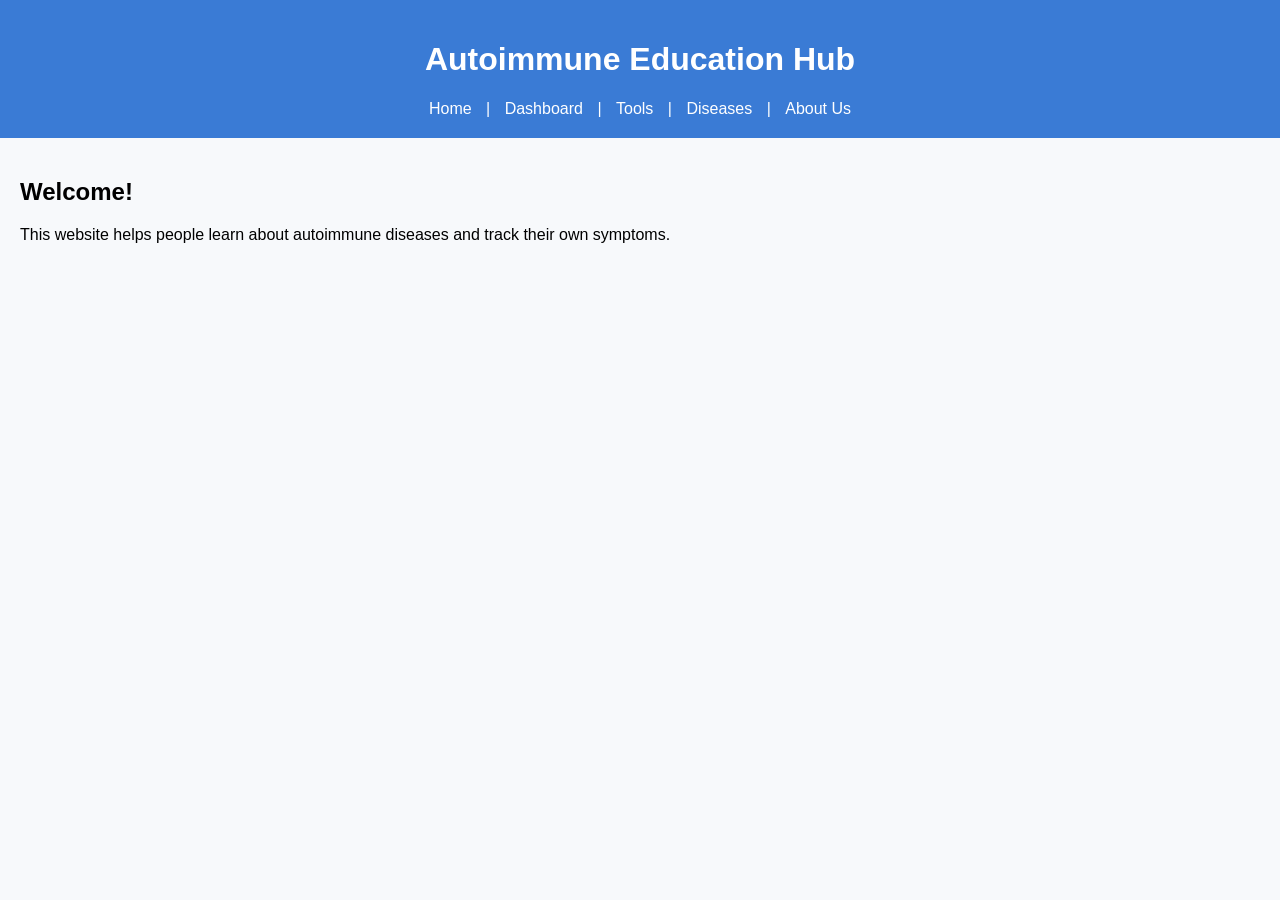
<file: index.html>
<!DOCTYPE html>
<html lang="en">
<head>
  <meta charset="UTF-8">
  <meta name="viewport" content="width=device-width, initial-scale=1.0">
  <title>Autoimmune Education Hub</title>
  <link rel="stylesheet" href="style.css">
</head>
<body>
  <header>
    <h1>Autoimmune Education Hub</h1>
    <nav>
      <a href="index.html">Home</a> |
      <a href="dashboard.html">Dashboard</a> |
      <a href="tools.html">Tools</a> |
      <a href="library.html">Diseases</a> |
      <a href="about.html">About Us</a>
    </nav>
  </header>

  <main>
    <h2>Welcome!</h2>
    <p>This website helps people learn about autoimmune diseases and track their own symptoms.</p>
  </main>
</body>
</html>
</file>
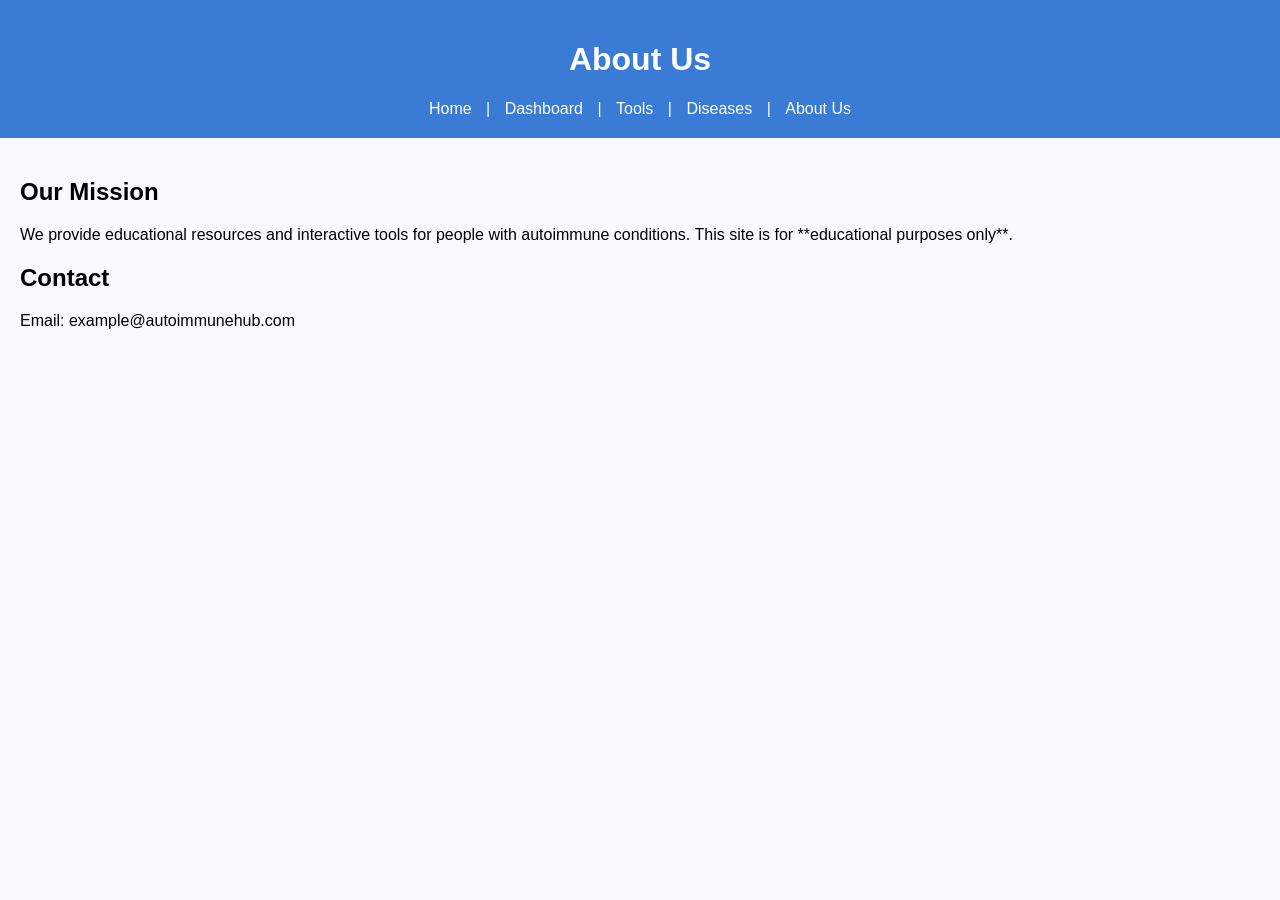
<file: about.html>
<!DOCTYPE html>
<html lang="en">
<head>
<meta charset="UTF-8">
<meta name="viewport" content="width=device-width, initial-scale=1.0">
<title>About Us - Autoimmune Hub</title>
<link rel="stylesheet" href="style.css">
</head>
<body>
<header>
<h1>About Us</h1>
<nav>
  <a href="index.html">Home</a> |
  <a href="dashboard.html">Dashboard</a> |
  <a href="tools.html">Tools</a> |
  <a href="library.html">Diseases</a> |
  <a href="about.html">About Us</a>
</nav>
</header>

<main>
<h2>Our Mission</h2>
<p>We provide educational resources and interactive tools for people with autoimmune conditions. This site is for **educational purposes only**.</p>

<h2>Contact</h2>
<p>Email: example@autoimmunehub.com</p>
</main>
</body>
</html>
</file>
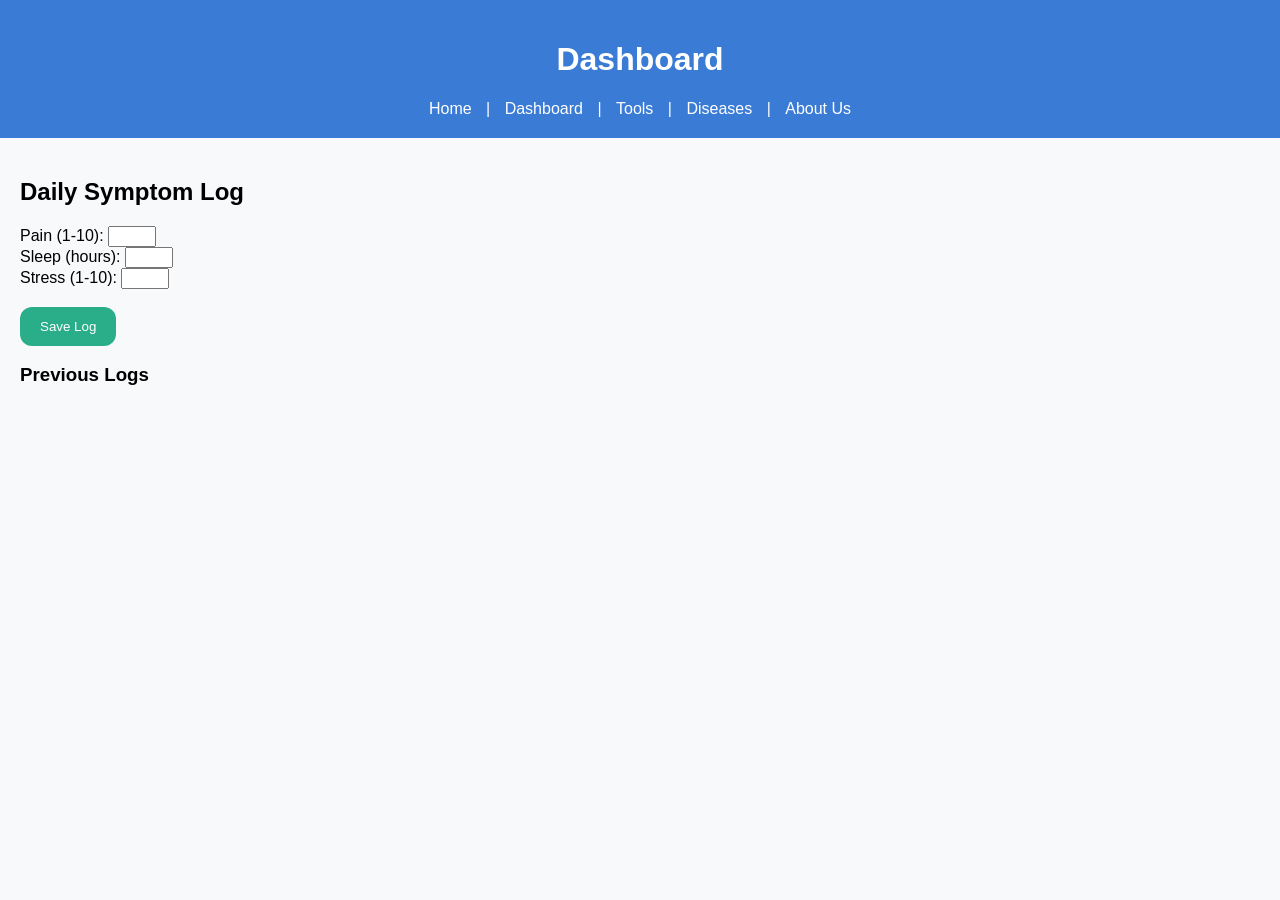
<file: dashboard.html>
<!DOCTYPE html>
<html lang="en">
<head>
  <meta charset="UTF-8">
  <meta name="viewport" content="width=device-width, initial-scale=1.0">
  <title>Dashboard - Autoimmune Hub</title>
  <link rel="stylesheet" href="style.css">
</head>
<body>
  <header>
    <h1>Dashboard</h1>
    <nav>
      <a href="index.html">Home</a> |
      <a href="dashboard.html">Dashboard</a> |
      <a href="tools.html">Tools</a> |
      <a href="library.html">Diseases</a> |
      <a href="about.html">About Us</a>
    </nav>
  </header>

  <main>
    <h2>Daily Symptom Log</h2>

    <label>Pain (1-10): <input type="number" id="pain" min="1" max="10"></label><br>
    <label>Sleep (hours): <input type="number" id="sleep" min="0" max="24"></label><br>
    <label>Stress (1-10): <input type="number" id="stress" min="1" max="10"></label><br><br>

    <button id="saveLogBtn">Save Log</button>

    <h3>Previous Logs</h3>
    <div id="logsContainer"></div>
  </main>

  <script src="app.js"></script>
</body>
</html>
</file>
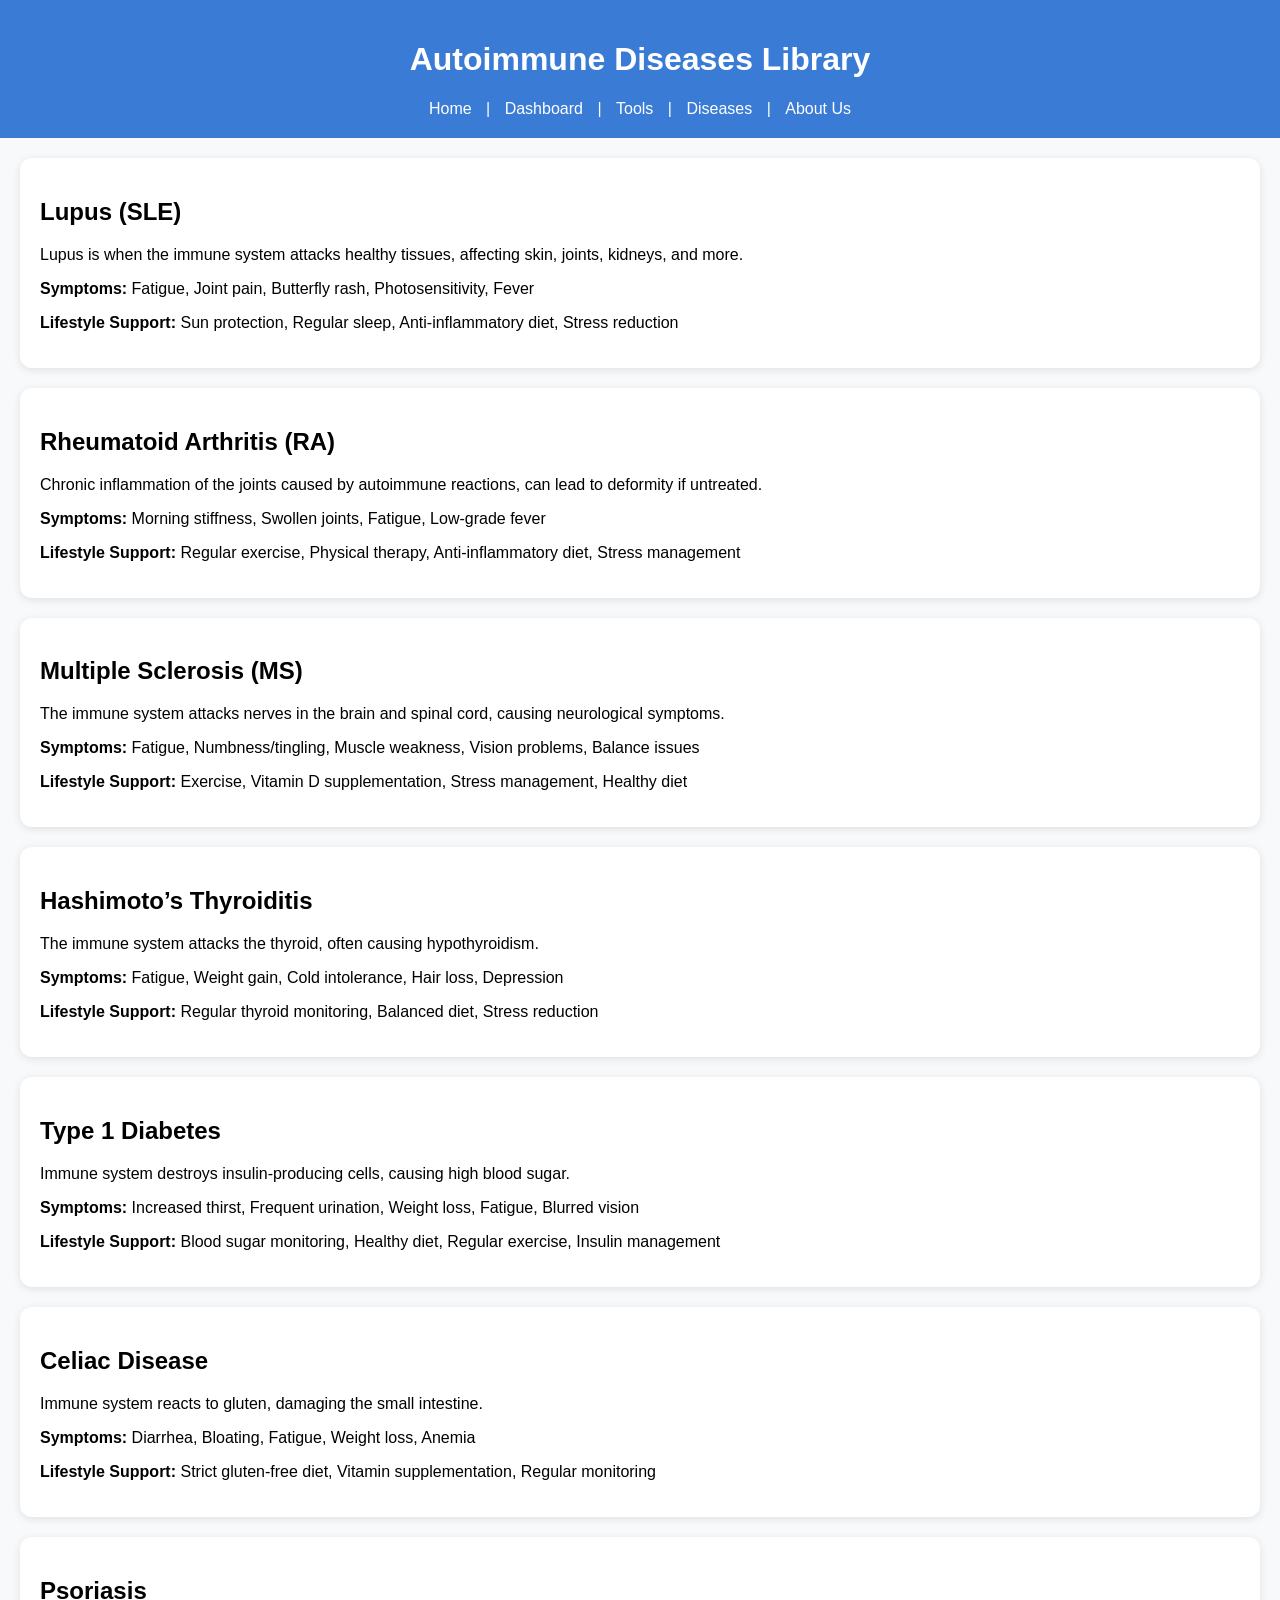
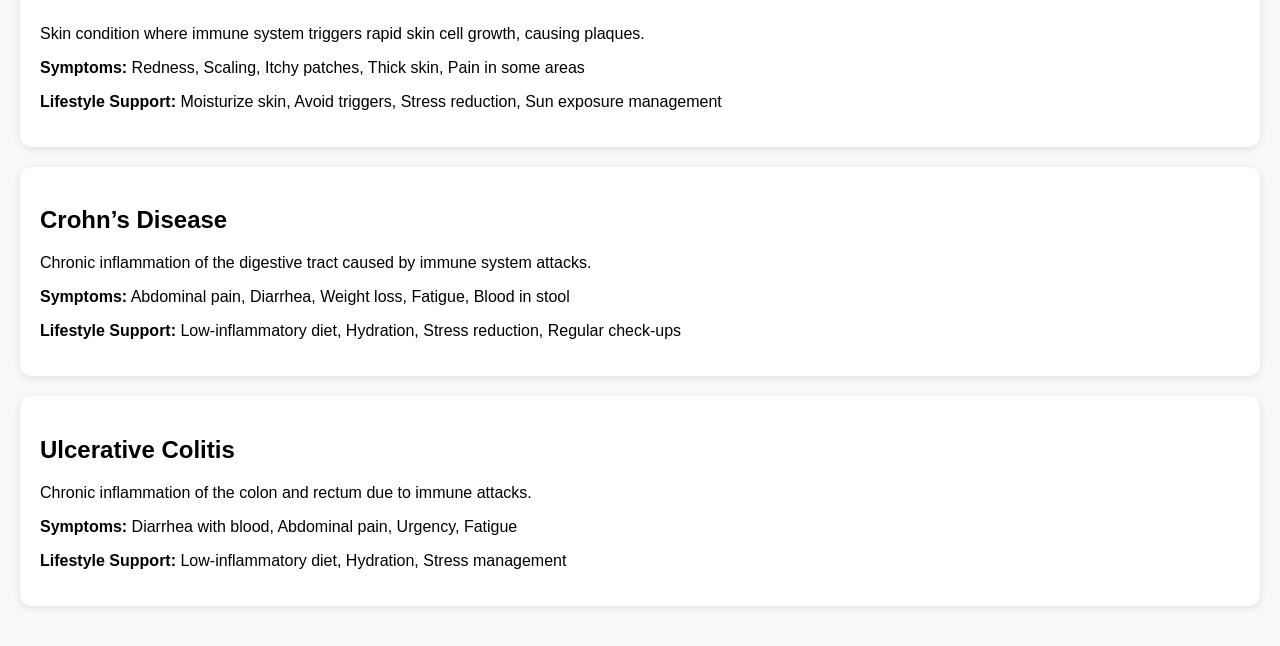
<file: library.html>
<!DOCTYPE html>
<html lang="en">
<head>
<meta charset="UTF-8">
<meta name="viewport" content="width=device-width, initial-scale=1.0">
<title>Diseases - Autoimmune Hub</title>
<link rel="stylesheet" href="style.css">
</head>
<body>
<header>
<h1>Autoimmune Diseases Library</h1>
<nav>
  <a href="index.html">Home</a> |
  <a href="dashboard.html">Dashboard</a> |
  <a href="tools.html">Tools</a> |
  <a href="library.html">Diseases</a> |
  <a href="about.html">About Us</a>
</nav>
</header>

<main id="libraryContainer"></main>

<script src="diseases.js"></script>
<script>
const container = document.getElementById('libraryContainer');
diseases.forEach(disease => {
  const card = document.createElement('div');
  card.className = 'card';
  card.innerHTML = `<h2>${disease.name}</h2>
  <p>${disease.simpleExplanation}</p>
  <p><strong>Symptoms:</strong> ${disease.commonSymptoms.join(', ')}</p>
  <p><strong>Lifestyle Support:</strong> ${disease.lifestyleSupport.join(', ')}</p>`;
  container.appendChild(card);
});
</script>
</body>
</html>
</file>
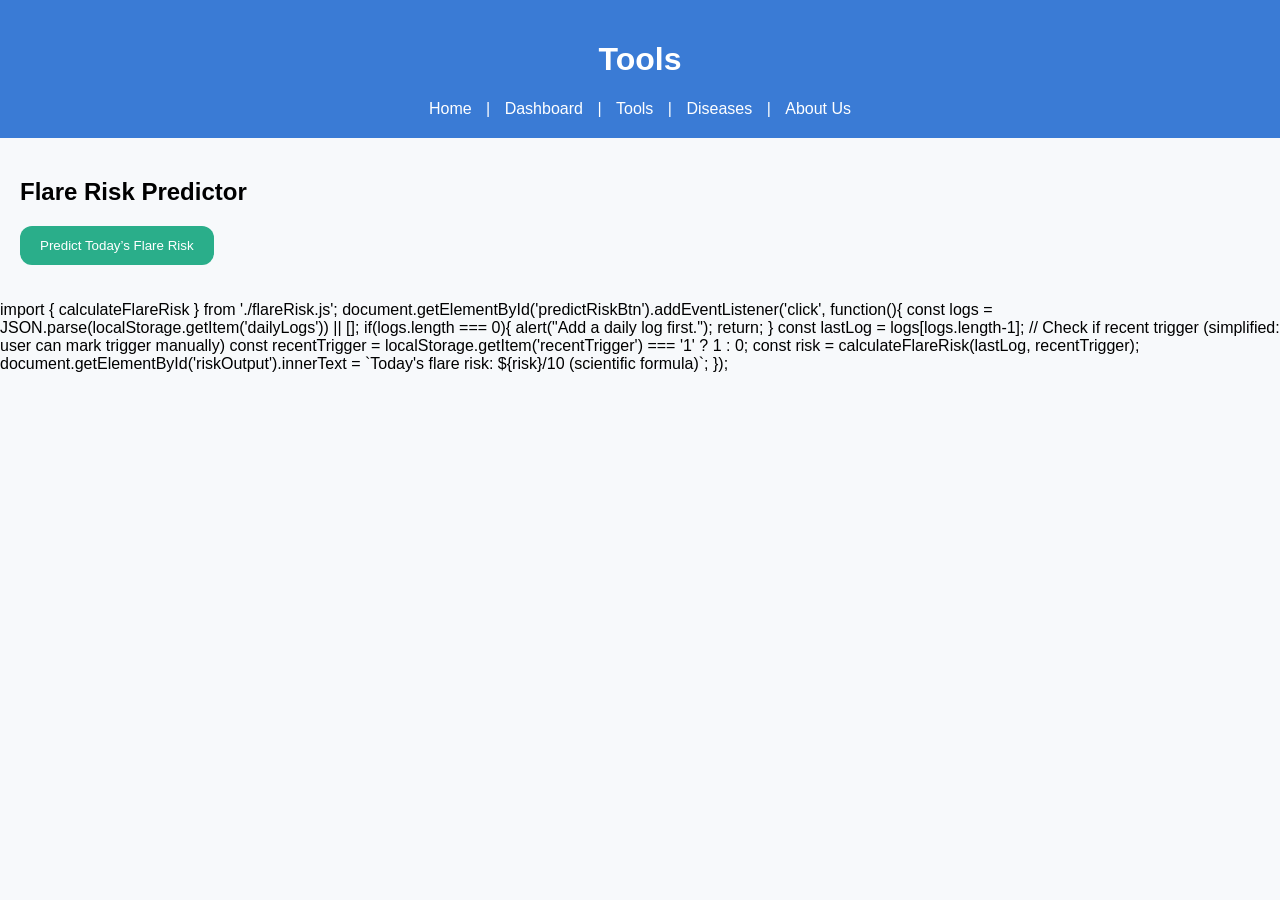
<file: tools.html>
<!DOCTYPE html>
<html lang="en">
<head>
  <meta charset="UTF-8">
  <meta name="viewport" content="width=device-width, initial-scale=1.0">
  <title>Tools - Autoimmune Hub</title>
  <link rel="stylesheet" href="style.css">
</head>
<body>
<header>
    <h1>Tools</h1>
    <nav>
      <a href="index.html">Home</a> |
      <a href="dashboard.html">Dashboard</a> |
      <a href="tools.html">Tools</a> |
      <a href="library.html">Diseases</a> |
      <a href="about.html">About Us</a>
    </nav>
</header>

<main>
  <h2>Flare Risk Predictor</h2>
  <button id="predictRiskBtn">Predict Today’s Flare Risk</button>
  <p id="riskOutput"></p>
</main>

<script>
document.getElementById('predictRiskBtn').addEventListener('click', function() {
  const logs = JSON.parse(localStorage.getItem('dailyLogs')) || [];
  if(logs.length === 0){
    alert("No logs yet. Go to Dashboard and add a daily log first.");
    return;
  }
  const lastLog = logs[logs.length-1];
  let risk = 0;
  if(lastLog.sleep < 6) risk += 2;
  if(lastLog.stress > 7) risk += 3;
  risk = Math.min(risk, 10);
  document.getElementById('riskOutput').innerText = `Today's flare risk: ${risk}/10`;
});
</script>
</body>
</html>
import { calculateFlareRisk } from './flareRisk.js';

document.getElementById('predictRiskBtn').addEventListener('click', function(){
  const logs = JSON.parse(localStorage.getItem('dailyLogs')) || [];
  if(logs.length === 0){
    alert("Add a daily log first.");
    return;
  }

  const lastLog = logs[logs.length-1];

  // Check if recent trigger (simplified: user can mark trigger manually)
  const recentTrigger = localStorage.getItem('recentTrigger') === '1' ? 1 : 0;

  const risk = calculateFlareRisk(lastLog, recentTrigger);

  document.getElementById('riskOutput').innerText = `Today's flare risk: ${risk}/10 (scientific formula)`;
});
</file>
<file: style.css>
body {
  font-family: Arial, sans-serif;
  background-color: #F7F9FB;
  margin: 0;
  padding: 0;
}

header {
  background-color: #3A7BD5;
  color: white;
  padding: 20px;
  text-align: center;
}

nav a {
  color: white;
  margin: 0 10px;
  text-decoration: none;
}

nav a:hover {
  text-decoration: underline;
}

main {
  padding: 20px;
}

.card {
  background: white;
  border-radius: 12px;
  padding: 20px;
  margin-bottom: 20px;
  box-shadow: 0px 2px 8px rgba(0,0,0,0.1);
}

button {
  background-color: #2AAE8A;
  color: white;
  border: none;
  padding: 12px 20px;
  border-radius: 12px;
  cursor: pointer;
}
button:hover {
  opacity: 0.8;
}body {
  font-family: Arial, sans-serif;
  background-color: #F7F9FB;
  margin: 0;
  padding: 0;
}

header {
  background-color: #3A7BD5;
  color: white;
  padding: 20px;
  text-align: center;
}

nav a {
  color: white;
  margin: 0 10px;
  text-decoration: none;
}

nav a:hover {
  text-decoration: underline;
}

main {
  padding: 20px;
}

.card {
  background: white;
  border-radius: 12px;
  padding: 20px;
  margin-bottom: 20px;
  box-shadow: 0px 2px 8px rgba(0,0,0,0.1);
}

button {
  background-color: #2AAE8A;
  color: white;
  border: none;
  padding: 12px 20px;
  border-radius: 12px;
  cursor: pointer;
}
button:hover {
  opacity: 0.8;
}body {
  font-family: Arial, sans-serif;
  background-color: #F7F9FB;
  margin: 0;
  padding: 0;
}

header {
  background-color: #3A7BD5;
  color: white;
  padding: 20px;
  text-align: center;
}

nav a {
  color: white;
  margin: 0 10px;
  text-decoration: none;
}

nav a:hover {
  text-decoration: underline;
}

main {
  padding: 20px;
}

.card {
  background: white;
  border-radius: 12px;
  padding: 20px;
  margin-bottom: 20px;
  box-shadow: 0px 2px 8px rgba(0,0,0,0.1);
}

button {
  background-color: #2AAE8A;
  color: white;
  border: none;
  padding: 12px 20px;
  border-radius: 12px;
  cursor: pointer;
}
button:hover {
  opacity: 0.8;
}
</file>
